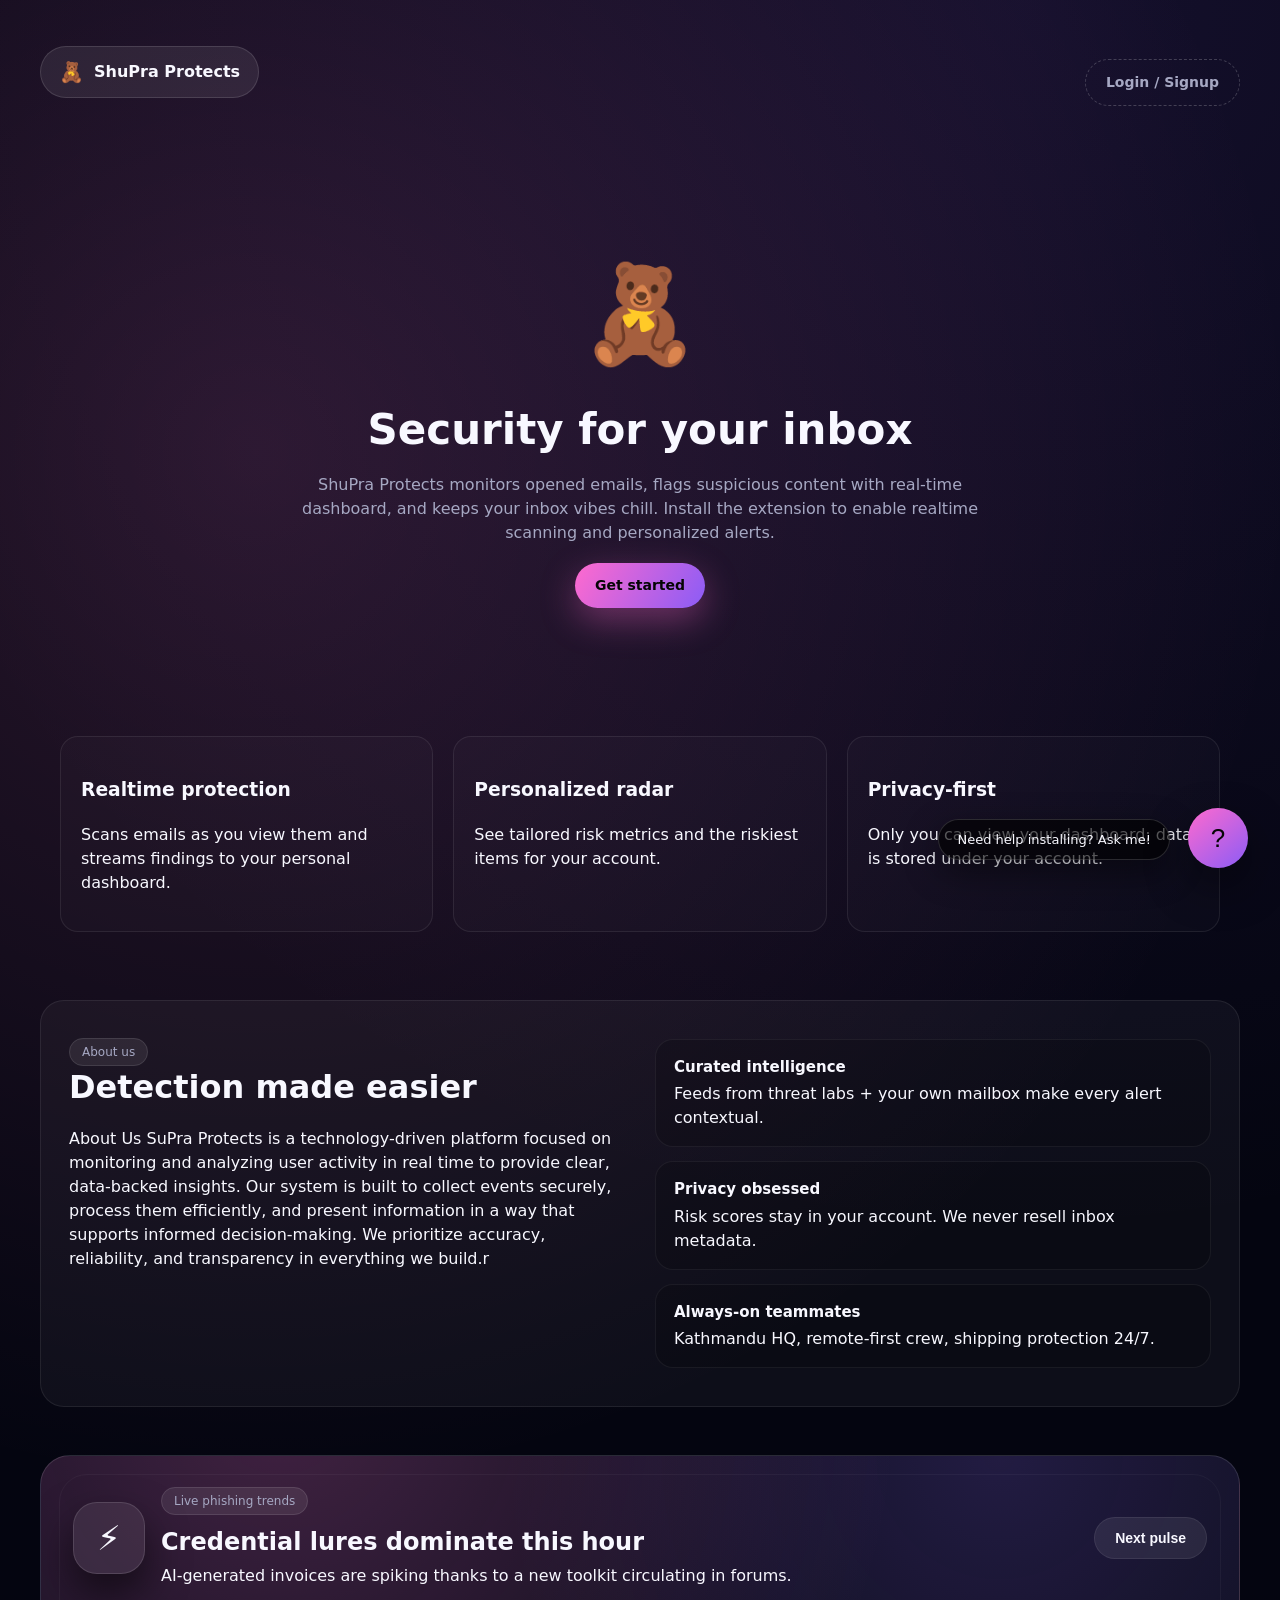
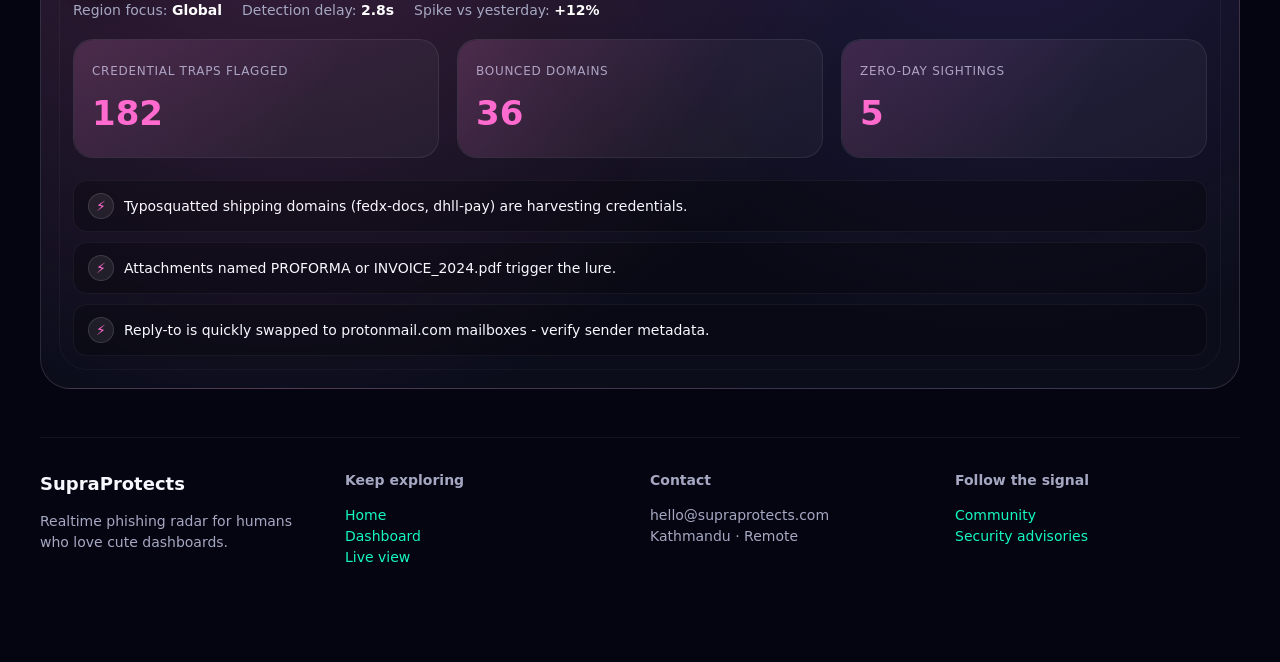
<file: index.html>
<!doctype html>
<html>
<head>
  <meta charset="utf-8" />
  <meta name="viewport" content="width=device-width, initial-scale=1" />
  <title>Shupra Protects — Welcome</title>
  <link rel="stylesheet" href="style.css" />
  <style>
    .landing-hero { display: grid; grid-template-columns: 1fr; gap: 20px; align-items: center; text-align: center; padding: 60px 20px; }
    .landing-hero h1 { font-size: 42px; margin: 12px 0; }
    .landing-hero p { color: var(--muted); max-width: 720px; margin: 0 auto 18px; }
    .landing-cta { display:flex; gap:12px; justify-content:center; margin-top: 18px; }

    .about-section {
      background: rgba(255,255,255,0.04);
      border-radius: 24px;
      border: 1px solid rgba(255,255,255,0.08);
      padding: 38px 28px;
      display: grid;
      grid-template-columns: repeat(auto-fit, minmax(240px, 1fr));
      gap: 30px;
    }
    .about-copy h2 {
      margin: 0 0 12px;
      font-size: 32px;
    }
    .about-pillars {
      display: grid;
      gap: 14px;
    }
    .about-pillar {
      padding: 16px 18px;
      border-radius: 18px;
      border: 1px solid rgba(255,255,255,0.06);
      background: rgba(0,0,0,0.16);
    }
    .about-pillar strong {
      display: block;
      margin-bottom: 4px;
      font-size: 15px;
    }
    .trend-section {
      display: grid;
      gap: 20px;
    }
    .trend-panel {
      --trend-accent: var(--pink);
      border-radius: 30px;
      padding: 32px;
      border: 1px solid rgba(255,255,255,0.12);
      background: radial-gradient(circle at 20% -10%, rgba(255,106,206,0.22), transparent 55%), radial-gradient(circle at 80% 0%, rgba(139,92,246,0.18), transparent 45%), rgba(12,14,28,0.94);
      position: relative;
      overflow: hidden;
    }
    .trend-panel::after {
      content: "";
      position: absolute;
      inset: 18px;
      border-radius: 28px;
      border: 1px solid rgba(255,255,255,0.04);
      pointer-events: none;
    }
    .trend-headline-row {
      display: flex;
      align-items: center;
      justify-content: space-between;
      flex-wrap: wrap;
      gap: 16px;
      position: relative;
      z-index: 1;
    }
    .trend-icon {
      width: 72px;
      height: 72px;
      border-radius: 24px;
      background: rgba(255,255,255,0.08);
      display: flex;
      align-items: center;
      justify-content: center;
      font-size: 34px;
      box-shadow: 0 20px 40px rgba(0,0,0,0.55);
      border: 1px solid rgba(255,255,255,0.12);
    }
    .trend-meta {
      display: flex;
      flex-wrap: wrap;
      gap: 20px;
      margin: 12px 0 18px;
      font-size: 14px;
      color: var(--muted);
      position: relative;
      z-index: 1;
    }
    .trend-meta strong {
      color: #fff;
    }
    .trend-stats {
      display: grid;
      grid-template-columns: repeat(auto-fit, minmax(180px,1fr));
      gap: 18px;
      position: relative;
      z-index: 1;
    }
    .trend-stat {
      padding: 18px;
      border-radius: 20px;
      background: rgba(255,255,255,0.04);
      border: 1px solid rgba(255,255,255,0.08);
      position: relative;
      overflow: hidden;
    }
    .trend-stat::before {
      content: "";
      position: absolute;
      inset: 0;
      border-radius: inherit;
      opacity: 0.35;
      background: linear-gradient(120deg, rgba(255,106,206,0.4), transparent 65%);
    }
    .trend-stat label {
      font-size: 12px;
      text-transform: uppercase;
      letter-spacing: 0.06em;
      color: var(--muted);
    }
    .trend-stat span {
      display: block;
      font-size: 34px;
      font-weight: 700;
      margin-top: 6px;
      color: var(--trend-accent);
    }
    .trend-signal-list {
      list-style: none;
      margin: 22px 0 0;
      padding: 0;
      display: grid;
      gap: 10px;
      position: relative;
      z-index: 1;
    }
    .trend-signal-list li {
      display: flex;
      align-items: center;
      gap: 10px;
      padding: 12px 14px;
      border-radius: 14px;
      background: rgba(0,0,0,0.25);
      border: 1px solid rgba(255,255,255,0.05);
      font-size: 14px;
    }
    .trend-signal-list span {
      width: 26px;
      height: 26px;
      border-radius: 50%;
      background: rgba(255,255,255,0.08);
      border: 1px solid rgba(255,255,255,0.12);
      display: inline-flex;
      align-items: center;
      justify-content: center;
      font-size: 14px;
      color: var(--trend-accent);
    }
    .landing-footer {
      padding: 32px 0 20px;
      border-top: 1px solid rgba(255,255,255,0.06);
      display: grid;
      grid-template-columns: repeat(auto-fit, minmax(200px, 1fr));
      gap: 20px;
      font-size: 14px;
      color: var(--muted);
    }
    .footer-brand strong { display: block; font-size: 18px; margin-bottom: 6px; color: var(--text); }

    .chatbot-toggle {
      position: fixed;
      right: 32px;
      bottom: 32px;
      width: 60px;
      height: 60px;
      border-radius: 50%;
      border: none;
      background: linear-gradient(140deg, var(--pink), var(--lavender));
      color: #050505;
      font-size: 26px;
      cursor: pointer;
      box-shadow: 0 18px 45px rgba(0,0,0,0.45);
      z-index: 40;
    }
    .chatbot-hint {
      position: fixed;
      right: 110px;
      bottom: 40px;
      background: rgba(0,0,0,0.65);
      border: 1px solid rgba(255,255,255,0.15);
      padding: 10px 18px;
      border-radius: 999px;
      font-size: 13px;
      color: var(--text);
      box-shadow: 0 12px 35px rgba(0,0,0,0.45);
      z-index: 38;
      animation: pulseHint 4s infinite;
    }
    @keyframes pulseHint {
      0% { opacity: 0.6; transform: translateY(0); }
      50% { opacity: 1; transform: translateY(-4px); }
      100% { opacity: 0.6; transform: translateY(0); }
    }
    .chatbot-panel {
      position: fixed;
      right: 32px;
      bottom: 110px;
      width: min(340px, calc(100% - 40px));
      background: rgba(13, 15, 30, 0.94);
      border: 1px solid rgba(255,255,255,0.08);
      border-radius: 20px;
      box-shadow: 0 30px 60px rgba(0,0,0,0.55);
      display: flex;
      flex-direction: column;
      overflow: hidden;
      opacity: 0;
      pointer-events: none;
      transform: translateY(12px);
      transition: opacity 0.25s ease, transform 0.25s ease;
      z-index: 39;
    }
    .chatbot-panel.active {
      opacity: 1;
      pointer-events: all;
      transform: translateY(0);
    }
    .chatbot-header {
      padding: 16px 18px;
      border-bottom: 1px solid rgba(255,255,255,0.06);
      display: flex;
      align-items: center;
      justify-content: space-between;
      gap: 10px;
    }
    .chatbot-header strong {
      font-size: 16px;
    }
    .chatbot-body {
      padding: 16px;
      display: flex;
      flex-direction: column;
      gap: 12px;
      max-height: 320px;
      overflow-y: auto;
    }
    .chat-msg {
      padding: 12px 14px;
      border-radius: 16px;
      font-size: 14px;
      line-height: 1.4;
    }
    .chat-msg.bot {
      background: rgba(255,255,255,0.06);
      border: 1px solid rgba(255,255,255,0.05);
      align-self: flex-start;
    }
    .chat-msg.user {
      background: linear-gradient(140deg, var(--pink), var(--lavender));
      color: #050505;
      align-self: flex-end;
    }
    .chatbot-input {
      display: flex;
      gap: 10px;
      padding: 12px 16px 16px;
      border-top: 1px solid rgba(255,255,255,0.06);
      background: rgba(8,8,20,0.8);
    }
    .chatbot-input input {
      flex: 1;
      border-radius: 999px;
      border: 1px solid rgba(255,255,255,0.15);
      padding: 10px 14px;
      background: rgba(0,0,0,0.35);
      color: var(--text);
    }
    .chatbot-input button {
      border-radius: 999px;
      border: none;
      padding: 10px 16px;
      font-weight: 600;
      background: var(--mint);
      color: #020202;
      cursor: pointer;
    }
    .chatbot-suggestions {
      padding: 12px 16px;
      display: flex;
      flex-wrap: wrap;
      gap: 8px;
      border-bottom: 1px solid rgba(255,255,255,0.05);
    }
    .chatbot-suggestions button {
      border-radius: 999px;
      border: 1px solid rgba(255,255,255,0.15);
      background: rgba(255,255,255,0.06);
      color: var(--text);
      font-size: 12px;
      padding: 6px 12px;
      cursor: pointer;
    }
    @media (max-width: 640px) {
      .chatbot-toggle {
        right: 18px;
        bottom: 18px;
      }
      .chatbot-hint {
        right: 18px;
        bottom: 90px;
      }
      .chatbot-panel {
        right: 18px;
        width: calc(100% - 36px);
      }
    }
  </style>
</head>
<body class="neon-bg">
  <div class="landing-container">
    <nav class="landing-nav">
      <div class="logo-badge">
        <span class="logo-icon">🧸</span>
        <strong>ShuPra Protects</strong>
      </div>
      <div class="nav-actions">
        <a class="btn ghost" href="login.html">Login / Signup</a>
      </div>
    </nav>

    <main class="landing-hero">
      <div>
        <div style="font-size:96px">🧸</div>
        <h1>Security for your inbox</h1>
        <p>ShuPra Protects monitors opened emails, flags suspicious content with real-time dashboard, and keeps your inbox vibes chill. Install the extension to enable realtime scanning and personalized alerts.</p>
        <div class="landing-cta">
          <a class="btn primary" href="login.html">Get started</a>
        </div>
      </div>
    </main>

    <section class="feature-grid" style="padding: 20px;">
      <div class="feature-card">
        <h3>Realtime protection</h3>
        <p class="muted">Scans emails as you view them and streams findings to your personal dashboard.</p>
      </div>
      <div class="feature-card">
        <h3>Personalized radar</h3>
        <p class="muted">See tailored risk metrics and the riskiest items for your account.</p>
      </div>
      <div class="feature-card">
        <h3>Privacy-first</h3>
        <p class="muted">Only you can view your dashboard; data is stored under your account.</p>
      </div>
    </section>

    <section class="about-section">
      <div class="about-copy">
        <span class="chip">About us</span>
        <h2>Detection made easier</h2>
        <p class="muted">About Us
SuPra Protects is a technology-driven platform focused on monitoring and analyzing user activity in real time to provide clear, data-backed insights. Our system is built to collect events securely, process them efficiently, and present information in a way that supports informed decision-making. We prioritize accuracy, reliability, and transparency in everything we build.r</p>
      </div>
      <div class="about-pillars">
        <div class="about-pillar">
          <strong>Curated intelligence</strong>
          <span class="muted">Feeds from threat labs + your own mailbox make every alert contextual.</span>
        </div>
        <div class="about-pillar">
          <strong>Privacy obsessed</strong>
          <span class="muted">Risk scores stay in your account. We never resell inbox metadata.</span>
        </div>
        <div class="about-pillar">
          <strong>Always-on teammates</strong>
          <span class="muted">Kathmandu HQ, remote-first crew, shipping protection 24/7.</span>
        </div>
      </div>
    </section>

    <section class="trend-section">
      <div class="trend-panel" id="trend-panel-shell">
        <div class="trend-headline-row">
          <div class="trend-icon" id="trend-icon">⚡</div>
          <div style="flex:1; min-width:220px;">
            <span class="chip">Live phishing trends</span>
            <h2 id="trend-headline" style="margin:12px 0 4px;">Credential lures dominate this hour</h2>
            <p class="muted" id="trend-subline" style="margin:0;">Realtime telemetry is crunching inbox evidence...</p>
          </div>
          <button class="btn secondary" id="trend-next" type="button" style="white-space:nowrap;">Next pulse</button>
        </div>
        <div class="trend-meta">
          <div>Region focus: <strong id="trend-region">Global</strong></div>
          <div>Detection delay: <strong id="trend-speed">2.8s</strong></div>
          <div>Spike vs yesterday: <strong id="trend-spike">+12%</strong></div>
        </div>
        <div class="trend-stats" id="trend-stats">
          <div class="trend-stat">
            <label class="muted">Credential traps flagged</label>
            <span>182</span>
          </div>
          <div class="trend-stat">
            <label class="muted">Bounced domains</label>
            <span>36</span>
          </div>
          <div class="trend-stat">
            <label class="muted">Zero-day sightings</label>
            <span>5</span>
          </div>
        </div>
        <ul class="trend-signal-list" id="trend-signals">
          <li><span>⚡</span>Live detection signals stream in here.</li>
        </ul>
      </div>
    </section>

    <footer class="landing-footer">
      <div class="footer-brand">
        <strong>SupraProtects</strong>
        <p>Realtime phishing radar for humans who love cute dashboards.</p>
      </div>
      <div>
        <strong class="muted">Keep exploring</strong>
        <p><a href="index.html">Home</a><br/><a href="login.html">Dashboard</a><br/><a href="home.html">Live view</a></p>
      </div>
      <div>
        <strong class="muted">Contact</strong>
        <p>hello@supraprotects.com<br/>Kathmandu · Remote</p>
      </div>
      <div>
        <strong class="muted">Follow the signal</strong>
        <p><a href="#">Community</a><br/><a href="#">Security advisories</a></p>
      </div>
    </footer>
    <button class="chatbot-toggle" id="chatbot-toggle" type="button" aria-label="Need help installing? Chat now">?</button>
    <div class="chatbot-hint" id="chatbot-hint">Need help installing? Ask me!</div>
    <div class="chatbot-panel" id="chatbot-panel">
      <div class="chatbot-header">
        <div>
          <strong>Supra helper</strong>
          <div class="muted" style="font-size:12px;">Need help installing?</div>
        </div>
        <button class="btn ghost" id="chatbot-reset" type="button" style="padding:6px 12px;">Reset</button>
      </div>
      <div class="chatbot-suggestions" id="chatbot-suggestions"></div>
      <div class="chatbot-body" id="chatbot-body"></div>
      <form class="chatbot-input" id="chatbot-form">
        <input type="text" id="chatbot-message" placeholder="Ask about install, dashboard, alerts..." autocomplete="off" />
        <button type="submit">Send</button>
      </form>
    </div>
  </div>

  <script>
    const trendData = [
      {
        icon: '⚡',
        accent: '#ff6ace',
        headline: 'Credential lures dominate this hour',
        subline: 'AI-generated invoices are spiking thanks to a new toolkit circulating in forums.',
        region: 'Global',
        speed: '2.8s',
        spike: '+12%',
        signals: [
          'Typosquatted shipping domains (fedx-docs, dhll-pay) are harvesting credentials.',
          'Attachments named PROFORMA or INVOICE_2024.pdf trigger the lure.',
          'Reply-to is quickly swapped to protonmail.com mailboxes - verify sender metadata.'
        ],
        stats: [
          { label: 'Credential traps flagged', value: 182 },
          { label: 'Bounced domains', value: 36 },
          { label: 'Zero-day sightings', value: 5 }
        ]
      },
      {
        icon: '📱',
        accent: '#f97316',
        headline: 'APAC seeing QR-code smishing boom',
        subline: 'Logistics-themed SMS spam pushes employees to fake Microsoft 365 portals.',
        region: 'APAC',
        speed: '3.1s',
        spike: '+21%',
        signals: [
          'QR images redirect to shorteners hosted in Singapore/Australia.',
          'Spoofed courier brands "SpeedyGo" & "1DayShip" now deliver to inbox + SMS.',
          'Victims asked to "verify delivery fees" using staged Microsoft login.'
        ],
        stats: [
          { label: 'Malicious QR redirects', value: 94 },
          { label: 'Spoofed couriers', value: 18 },
          { label: 'Tickets escalated', value: 42 }
        ]
      },
      {
        icon: '🎙️',
        accent: '#38bdf8',
        headline: 'Deepfake CFO voicemails hit EU startups',
        subline: 'Audio clones are tied to same wallet cluster seen last quarter.',
        region: 'EU',
        speed: '2.1s',
        spike: '+7%',
        signals: [
          'Voice notes reference urgent "Series B closing" wire transfers.',
          'Wallet fingerprint 0xFEED...443 keeps reappearing across messages.',
          'Audio metadata shows ElevenLabs clone artifacts at the 4s mark-share with finance teams.'
        ],
        stats: [
          { label: 'Voice spoofs halted', value: 33 },
          { label: 'Accounts protected', value: 210 },
          { label: 'Funds recovered', value: '$1.2M' }
        ]
      }
    ];
    let latestTrendSnapshot = trendData[0];

    const trendHeadline = document.getElementById('trend-headline');
    const trendSubline = document.getElementById('trend-subline');
    const trendRegion = document.getElementById('trend-region');
    const trendSpeed = document.getElementById('trend-speed');
    const trendSpike = document.getElementById('trend-spike');
    const trendStatsContainer = document.getElementById('trend-stats');
    const trendSignalsList = document.getElementById('trend-signals');
    const trendIconEl = document.getElementById('trend-icon');
    const trendPanelShell = document.getElementById('trend-panel-shell');
    const trendNextBtn = document.getElementById('trend-next');
    const chatbotHint = document.getElementById('chatbot-hint');
    const chatbotSuggestions = document.getElementById('chatbot-suggestions');

    let trendIndex = 0;

    const renderTrend = () => {
      const data = trendData[trendIndex];
      latestTrendSnapshot = data;
      const accent = data.accent || '#ff6ace';
      trendPanelShell?.style.setProperty('--trend-accent', accent);
      if (trendIconEl) trendIconEl.textContent = data.icon || '⚡';
      trendHeadline.textContent = data.headline;
      trendSubline.textContent = data.subline;
      trendRegion.textContent = data.region;
      trendSpeed.textContent = data.speed;
      trendSpike.textContent = data.spike;
      trendStatsContainer.innerHTML = data.stats.map(stat => `
        <div class="trend-stat">
          <label class="muted">${stat.label}</label>
          <span>${stat.value}</span>
        </div>
      `).join('');
      if (trendSignalsList) {
        const signals = data.signals?.length
          ? data.signals
          : ['Telemetry syncing... new indicators landing soon.'];
        const icon = data.icon || '⚡';
        trendSignalsList.innerHTML = signals.map(text => `<li><span>${icon}</span>${text}</li>`).join('');
      }
      trendIndex = (trendIndex + 1) % trendData.length;
    };

    renderTrend();
    setInterval(renderTrend, 6000);
    trendNextBtn?.addEventListener('click', renderTrend);

    const chatbotPanel = document.getElementById('chatbot-panel');
    const chatbotToggle = document.getElementById('chatbot-toggle');
    const chatbotBody = document.getElementById('chatbot-body');
    const chatbotForm = document.getElementById('chatbot-form');
    const chatbotInput = document.getElementById('chatbot-message');
    const chatbotReset = document.getElementById('chatbot-reset');

    const suggestionPrompts = [
      { label: 'Install extension', message: 'How do I install the Chrome extension?' },
      { label: 'Dashboard tour', message: 'What will I see on the dashboard once logged in?' },
      { label: 'Trend update', message: 'What is the current top hack trend?' },
      { label: 'Phishing tip', message: 'Give me a phishing safety tip.' },
      { label: 'Contact support', message: 'How do I contact support quickly?' }
    ];

    const addChatMessage = (text, sender = 'bot') => {
      const msg = document.createElement('div');
      msg.className = `chat-msg ${sender}`;
      msg.innerHTML = text;
      chatbotBody.appendChild(msg);
      chatbotBody.scrollTop = chatbotBody.scrollHeight;
    };

    const botResponses = [
      {
        keywords: ['install', 'extension', 'setup', 'chrome'],
        reply: 'To install the SupraProtects Chrome extension:<ol><li>Login and hit <strong>Install Extension</strong>.</li><li>Approve the Chrome Web Store prompt.</li><li>Open Gmail - our radar hooks into every opened email within seconds.</li></ol>'
      },
      {
        keywords: ['dashboard', 'home', 'stats', 'tour'],
        reply: 'Your dashboard includes the live inbox monitor, stat cards (total scans, risky, safe), a risk pulse chart, and a top-risk storyline. Keep /home open while triaging mail for instant feedback.'
      },
      {
        keywords: ['trend', 'latest', 'hack'],
        dynamic: () => `Current hot topic: <strong>${latestTrendSnapshot.headline}</strong> (${latestTrendSnapshot.region}). Spike vs yesterday: ${latestTrendSnapshot.spike}. Watch for patterns in the real-time trends card below.`
      },
      {
        keywords: ['phish', 'tip', 'safety'],
        reply: 'Quick tip: Hover links, distrust QR codes in unsolicited emails, and verify sender domains (typosquatting is rampant). Our extension labels suspicious senders in real time so you can delete confidently.'
      },
      {
        keywords: ['support', 'contact', 'help', 'team'],
        reply: 'Need a human teammate? Email <strong>hello@supraprotects.com</strong> or tap the Contact tile in the footer. Kathmandu HQ covers remote hours 24/7.'
      },
      {
        keywords: ['alert', 'notify', 'notification'],
        reply: 'We ping the dashboard and can fire optional browser push notifications whenever a scan ≥70 (high risk) lands or when you mark something as phishing.'
      },
      {
        keywords: ['news', 'cyber', 'crime'],
        reply: 'We rolled news briefs into the Live Phishing Trends block. Tap “Next pulse” beside the card to cycle through the freshest attack chatter.'
      }
    ];

    const getBotReply = (msg) => {
      const cleaned = msg.toLowerCase();
      for (const intent of botResponses) {
        if (intent.keywords.some(k => cleaned.includes(k))) {
          return typeof intent.dynamic === 'function' ? intent.dynamic() : intent.reply;
        }
      }
      return 'I can help with install steps, dashboard tips, alerts, phishing safety, or current trends. Try “What is the current top hack trend?”';
    };

    const renderSuggestions = () => {
      if (!chatbotSuggestions) return;
      chatbotSuggestions.innerHTML = suggestionPrompts.map(({ label, message }) => `<button type="button" data-message="${message}">${label}</button>`).join('');
      chatbotSuggestions.querySelectorAll('button').forEach(btn => {
        btn.addEventListener('click', () => {
          chatbotInput.value = btn.dataset.message;
          chatbotForm.dispatchEvent(new Event('submit', { cancelable: true }));
        });
      });
    };

    const dismissHint = () => {
      if (chatbotHint) {
        chatbotHint.style.opacity = '0';
        chatbotHint.style.pointerEvents = 'none';
        setTimeout(() => (chatbotHint.style.display = 'none'), 200);
      }
    };

    const openChat = () => {
      chatbotPanel?.classList.add('active');
      chatbotToggle?.setAttribute('aria-expanded', 'true');
      dismissHint();
    };

    chatbotToggle?.addEventListener('click', () => {
      chatbotPanel?.classList.toggle('active');
      const expanded = chatbotPanel?.classList.contains('active');
      chatbotToggle?.setAttribute('aria-expanded', expanded ? 'true' : 'false');
      if (expanded && chatbotBody?.children.length === 0) {
        addChatMessage('Hi! Need help installing the extension or understanding the live radar? Ask away. 🤖');
      }
      if (expanded) {
        dismissHint();
      }
    });

    chatbotReset?.addEventListener('click', () => {
      chatbotBody.innerHTML = '';
      addChatMessage('Conversation reset. Need help installing the extension, understanding trends, or contacting support?');
      openChat();
    });

    chatbotForm?.addEventListener('submit', (e) => {
      e.preventDefault();
      const value = chatbotInput.value.trim();
      if (!value) return;
      dismissHint();
      addChatMessage(value, 'user');
      chatbotInput.value = '';
      setTimeout(() => addChatMessage(getBotReply(value)), 400);
    });

    renderSuggestions();
  </script>
</body>
</html>
</file>
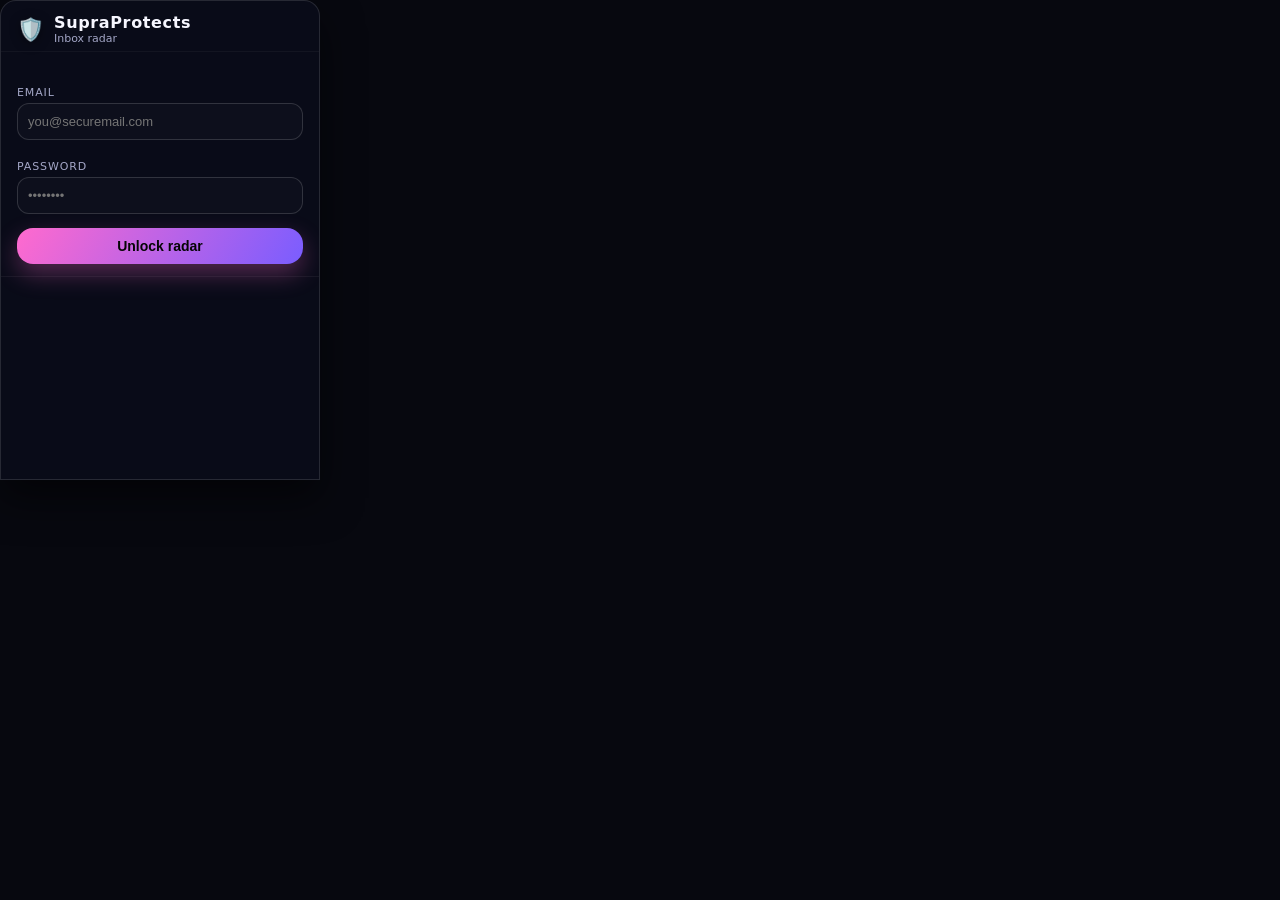
<file: extension/popup.html>
<!DOCTYPE html>
<html lang="en">
<head>
  <meta charset="UTF-8">
  <meta name="viewport" content="width=device-width, initial-scale=1.0">
  <title>SupraProtects</title>
  <link rel="stylesheet" href="popup.css">
</head>
<body>
  <div id="auth-wall" class="container auth-wall">
    <header class="mini-header">
      <div class="brand-pill">
        <span class="logo-emoji">🛡️</span>
        <div>
          <strong>SupraProtects</strong>
          <small>Inbox radar</small>
        </div>
      </div>
    </header>
    <section class="section slim">
      <form id="auth-form" class="auth-form">
        <div class="input-group">
          <label for="auth-email">Email</label>
          <input type="email" id="auth-email" autocomplete="email" placeholder="you@securemail.com" required>
        </div>
        <div class="input-group">
          <label for="auth-password">Password</label>
          <input type="password" id="auth-password" autocomplete="current-password" placeholder="••••••••" required>
        </div>
        <div class="auth-actions">
          <button id="auth-login" class="btn btn-primary" type="submit">Unlock radar</button>
        </div>
        <div id="auth-status" class="status-message"></div>
      </form>
    </section>
  </div>

  <div id="app-container" class="container hidden">
    <header class="mini-header">
      <div class="brand-pill">
        <span class="logo-emoji">🛡️</span>
        <div>
          <strong>SupraProtects</strong>
          <small>Inbox radar</small>
        </div>
      </div>
    </header>
    <div class="auth-banner">
      <div>
        <small>Logged in as</small>
        <strong id="auth-user-email">...</strong>
      </div>
      <button id="logout-btn" class="btn btn-ghost" type="button">Logout</button>
    </div>

    <section class="section slim">
      <div class="toggle-group">
        <label class="toggle-label">
          <input type="checkbox" id="firebase-toggle">
          <span>Sync my scans to the realtime dashboard</span>
        </label>
      </div>
      <div class="input-group hidden" id="email-group">
        <label for="user-email">Dashboard email</label>
        <input type="email" id="user-email" placeholder="you@securemail.com">
      </div>
      <div id="firebase-status" class="status-message"></div>
    </section>

    <section class="section slim">
      <button id="scan-btn" class="btn btn-scan">
        <span class="btn-icon">✨</span>
        Scan Current Email
      </button>
      <div id="scan-status" class="status-message"></div>
    </section>

    <section id="results-section" class="section slim" style="display: none;">
      <div class="section-heading">
        <div>
          <h2>Analysis results</h2>
          <p>Indicators appear after each scan.</p>
        </div>
      </div>
      <div id="result-card" class="result-card">
        <div class="result-header">
          <span id="result-icon" class="result-icon"></span>
          <span id="result-title" class="result-title"></span>
        </div>
        <div class="result-body">
          <div class="confidence-bar">
            <label>Confidence Level</label>
            <div class="progress-bar">
              <div id="confidence-fill" class="progress-fill"></div>
            </div>
            <span id="confidence-text" class="confidence-text"></span>
          </div>
          <div class="recommendation">
            <strong>Recommendation</strong>
            <p id="recommendation-text"></p>
          </div>
          <div id="link-health-section" class="link-health" style="display: none;">
            <strong>Link Reachability</strong>
            <p class="link-health-summary" id="link-health-summary"></p>
            <ul id="link-health-list"></ul>
          </div>
          <div id="indicators-section" class="indicators">
            <strong>Suspicious Indicators</strong>
            <ul id="indicators-list"></ul>
          </div>
        </div>
      </div>
    </section>
  </div>

  <script src="popup.js"></script>
</body>
</html>
</file>
<file: style.css>
/* Global neon theme for public pages */
:root {
  --bg: #040510;
  --bg-accent: #0f1121;
  --panel: rgba(18, 21, 37, 0.88);
  --panel-light: rgba(255, 255, 255, 0.05);
  --pink: #ff6ace;
  --pink-strong: #fb37a5;
  --lavender: #8b5cf6;
  --mint: #15f8c2;
  --text: #f8f8ff;
  --muted: #a6a8c3;
  --border: rgba(255, 255, 255, 0.08);
  --shadow: 0 25px 55px rgba(0, 0, 0, 0.45);
  font-family: 'Inter', 'Segoe UI', system-ui, -apple-system, BlinkMacSystemFont, sans-serif;
}

* {
  box-sizing: border-box;
}

body {
  margin: 0;
  min-height: 100vh;
  background: var(--bg);
  color: var(--text);
  line-height: 1.5;
}

.neon-bg {
  background: radial-gradient(circle at 20% 20%, rgba(255, 122, 204, 0.15), transparent 50%),
              radial-gradient(circle at 80% 0%, rgba(139, 92, 246, 0.12), transparent 50%),
              var(--bg);
  min-height: 100vh;
  padding: 30px 20px 60px;
}

a {
  color: var(--mint);
  text-decoration: none;
}

a:hover {
  text-decoration: underline;
}

.btn {
  display: inline-flex;
  align-items: center;
  justify-content: center;
  gap: 8px;
  padding: 12px 20px;
  border-radius: 999px;
  border: none;
  font-weight: 600;
  font-size: 14px;
  cursor: pointer;
  transition: transform 0.2s ease, box-shadow 0.3s ease;
}

.btn.primary {
  background: linear-gradient(120deg, var(--pink) 0%, var(--lavender) 100%);
  color: #050505;
  box-shadow: 0 12px 35px rgba(255, 106, 206, 0.35);
}

.btn.secondary {
  background: rgba(255, 255, 255, 0.08);
  color: var(--text);
  border: 1px solid var(--border);
}

.btn.ghost {
  background: transparent;
  color: var(--muted);
  border: 1px dashed rgba(255, 255, 255, 0.2);
}

.btn:hover {
  transform: translateY(-2px);
}

.glass-panel {
  background: var(--panel);
  border: 1px solid var(--border);
  border-radius: 24px;
  box-shadow: var(--shadow);
  padding: 32px;
  position: relative;
  overflow: hidden;
}

.logo-badge {
  display: inline-flex;
  align-items: center;
  gap: 10px;
  padding: 10px 18px;
  border-radius: 999px;
  background: rgba(255, 255, 255, 0.08);
  border: 1px solid rgba(255, 255, 255, 0.12);
  margin-bottom: 20px;
}

.logo-icon {
  font-size: 20px;
}

.chip {
  font-size: 12px;
  padding: 6px 12px;
  border-radius: 999px;
  background: rgba(255, 255, 255, 0.08);
  color: var(--muted);
  border: 1px solid rgba(255, 255, 255, 0.1);
}

.auth-wrapper {
  width: 100%;
  display: flex;
  justify-content: center;
  align-items: center;
}

.auth-card h1 {
  margin: 0;
  font-size: 32px;
  color: var(--text);
}

.auth-card p.subtitle {
  color: var(--muted);
  margin: 10px 0 20px;
  max-width: 480px;
}

.auth-form {
  display: flex;
  flex-direction: column;
  gap: 18px;
  margin-top: 10px;
}

.input-group {
  display: flex;
  flex-direction: column;
  gap: 8px;
}

.input-group label {
  font-size: 13px;
  text-transform: uppercase;
  letter-spacing: 0.08em;
  color: var(--muted);
}

.input-group input {
  padding: 14px;
  border-radius: 14px;
  border: 1px solid rgba(255, 255, 255, 0.15);
  background: rgba(5, 5, 10, 0.5);
  color: var(--text);
  font-size: 15px;
}

.input-group input:focus {
  outline: 2px solid rgba(255, 106, 206, 0.5);
}

.error-message,
.success-message {
  padding: 12px 16px;
  border-radius: 14px;
  font-size: 14px;
  display: none;
}

.error-message {
  background: rgba(255, 99, 132, 0.13);
  border: 1px solid rgba(255, 99, 132, 0.4);
  color: #ff859f;
}

.success-message {
  background: rgba(21, 248, 194, 0.12);
  border: 1px solid rgba(21, 248, 194, 0.4);
  color: #5effd7;
}

.toggle-text {
  margin-top: 12px;
  text-align: center;
  color: var(--muted);
}

.toggle-text a {
  color: var(--pink);
  font-weight: 600;
}

.auth-page {
  min-height: 100vh;
  display: flex;
  align-items: center;
  justify-content: center;
  padding: 40px 20px;
}

.login-layout {
  width: min(1100px, 100%);
  margin: 0 auto;
  align-items: stretch;
}

.center-card {
  align-self: center;
}

.login-aside {
  display: flex;
  align-items: center;
  justify-content: center;
  min-height: 420px;
}

.post-signup {
  margin-top: 14px;
  padding: 14px;
  border-radius: 16px;
  background: rgba(255, 255, 255, 0.05);
  border: 1px dashed rgba(255, 255, 255, 0.15);
  text-align: center;
}

.dashboard-shell {
  max-width: 1200px;
  margin: 0 auto;
  display: flex;
  flex-direction: column;
  gap: 28px;
}

.hero-card {
  display: grid;
  grid-template-columns: repeat(auto-fit, minmax(280px, 1fr));
  gap: 24px;
  align-items: center;
}

.hero-copy h1 {
  margin: 12px 0 10px;
  font-size: 42px;
  line-height: 1.15;
}

.hero-copy p {
  color: var(--muted);
  margin-bottom: 18px;
}

.user-chip {
  display: inline-flex;
  align-items: center;
  gap: 8px;
  font-size: 14px;
  padding: 8px 16px;
  border-radius: 999px;
  background: rgba(255, 255, 255, 0.08);
}

.hero-illustration {
  min-height: 200px;
  border-radius: 24px;
  background: linear-gradient(130deg, rgba(255, 106, 206, 0.2), rgba(139, 92, 246, 0.2));
  border: 1px solid rgba(255, 255, 255, 0.12);
  position: relative;
  overflow: hidden;
}

.hero-illustration::before,
.hero-illustration::after {
  content: '';
  position: absolute;
  width: 180px;
  height: 180px;
  border-radius: 50%;
  background: rgba(255, 106, 206, 0.16);
  filter: blur(6px);
}

.hero-illustration::after {
  right: -20px;
  top: -40px;
}

.hero-illustration::before {
  left: -40px;
  bottom: -10px;
  background: rgba(21, 248, 194, 0.12);
}

.hero-avatar {
  position: absolute;
  inset: 0;
  display: flex;
  flex-direction: column;
  align-items: center;
  justify-content: center;
  gap: 10px;
  font-size: 70px;
}

.stats-grid {
  display: grid;
  gap: 20px;
  grid-template-columns: repeat(auto-fit, minmax(220px, 1fr));
}

.glow-card {
  background: var(--panel);
  border: 1px solid var(--border);
  border-radius: 24px;
  padding: 24px;
  box-shadow: var(--shadow);
}

.stat-value {
  font-size: 36px;
  font-weight: 700;
  margin: 6px 0;
}

.stat-label {
  color: var(--muted);
  font-size: 14px;
}

.panel-grid {
  display: grid;
  grid-template-columns: minmax(0, 1.4fr) minmax(0, 0.6fr);
  gap: 24px;
}

@media (max-width: 980px) {
  .panel-grid {
    grid-template-columns: 1fr;
  }
}

.panel-header {
  display: flex;
  align-items: center;
  justify-content: space-between;
  gap: 12px;
  margin-bottom: 12px;
}

.table-wrapper {
  border-radius: 18px;
  border: 1px solid rgba(255, 255, 255, 0.08);
  overflow: hidden;
  max-height: 420px;
  overflow-y: auto;
}

table {
  width: 100%;
  border-collapse: collapse;
}

th {
  background: rgba(255, 255, 255, 0.04);
  text-transform: uppercase;
  font-size: 12px;
  letter-spacing: 0.08em;
  color: var(--muted);
}

th, td {
  padding: 14px 16px;
  border-bottom: 1px solid rgba(255, 255, 255, 0.04);
}

td {
  font-size: 14px;
}

.score-badge {
  padding: 6px 13px;
  border-radius: 999px;
  font-weight: 600;
  font-size: 13px;
  display: inline-flex;
  align-items: center;
  gap: 6px;
}

.score-safe {
  background: rgba(21, 248, 194, 0.1);
  color: #5effd7;
}

.score-warning {
  background: rgba(255, 196, 47, 0.12);
  color: #ffd36f;
}

.score-danger {
  background: rgba(255, 99, 132, 0.15);
  color: #ff9bb0;
}

.reason-list {
  margin: 0;
  padding-left: 18px;
  color: var(--muted);
}

.board-story {
  display: grid;
  grid-template-columns: repeat(auto-fit, minmax(220px, 1fr));
  gap: 20px;
  align-items: center;
}

.board-story-metrics {
  display: flex;
  gap: 20px;
  flex-wrap: wrap;
}

.board-story-metrics div {
  flex: 1;
  min-width: 160px;
  padding: 12px 16px;
  border-radius: 16px;
  border: 1px solid rgba(255, 255, 255, 0.08);
  background: rgba(255, 255, 255, 0.02);
}

.board-story-metrics span {
  display: block;
  font-size: 12px;
  text-transform: uppercase;
  letter-spacing: 0.08em;
  color: var(--muted);
  margin-bottom: 4px;
}

.board-story-metrics strong {
  font-size: 20px;
}

.insights-grid {
  display: flex;
  flex-direction: column;
  gap: 20px;
}

.highlight-card h3,
.blog-card h3 {
  margin-top: 0;
  margin-bottom: 8px;
}

.blog-card p {
  color: var(--muted);
  font-size: 14px;
}

.blog-card ul {
  margin: 10px 0 0;
  padding-left: 18px;
  color: var(--muted);
  font-size: 14px;
}

.blog-highlight {
  font-weight: 600;
  color: var(--pink);
  margin-bottom: 8px;
}

.table-wrapper::-webkit-scrollbar {
  width: 6px;
}

.table-wrapper::-webkit-scrollbar-thumb {
  background: rgba(255, 255, 255, 0.2);
  border-radius: 999px;
}

.no-data {
  text-align: center;
  padding: 40px 0;
  color: var(--muted);
  font-style: italic;
}

/* Landing page */
.landing-container {
  max-width: 1200px;
  margin: 0 auto;
  display: flex;
  flex-direction: column;
  gap: 48px;
}

.landing-nav {
  display: flex;
  align-items: center;
  justify-content: space-between;
  gap: 20px;
  padding: 16px 0;
}

.nav-links {
  display: flex;
  gap: 16px;
  flex-wrap: wrap;
}

.nav-links a {
  color: var(--muted);
  font-size: 14px;
}

.nav-actions {
  display: flex;
  gap: 10px;
}

.landing-hero {
  display: grid;
  grid-template-columns: repeat(auto-fit, minmax(300px, 1fr));
  gap: 32px;
  align-items: center;
  padding: 40px 0 10px;
}

.hero-visual {
  position: relative;
  min-height: 360px;
}

.hero-stats {
  display: grid;
  grid-template-columns: repeat(auto-fit, minmax(160px, 1fr));
  gap: 12px;
  margin-top: 22px;
}

.hero-stat {
  padding: 14px 16px;
  border-radius: 18px;
  background: rgba(255, 255, 255, 0.04);
  border: 1px solid rgba(255, 255, 255, 0.06);
}

.hero-stat span {
  font-size: 12px;
  color: var(--muted);
  text-transform: uppercase;
  letter-spacing: 0.08em;
}

.hero-stat strong {
  display: block;
  margin-top: 6px;
  font-size: 20px;
}

.floating-card {
  position: relative;
  background: var(--panel);
  border-radius: 24px;
  padding: 24px;
  border: 1px solid var(--border);
  box-shadow: var(--shadow);
  animation: float 6s ease-in-out infinite;
}

.floating-card.secondary-card {
  position: absolute;
  right: 20px;
  bottom: -30px;
  width: 220px;
  padding: 18px;
  font-size: 14px;
  animation-delay: 2s;
}

.radar-score {
  font-size: 32px;
  font-weight: 700;
  margin: 12px 0;
}

.radar-pill {
  display: inline-flex;
  padding: 6px 12px;
  border-radius: 999px;
  background: rgba(255, 255, 255, 0.08);
  margin-right: 8px;
  margin-bottom: 8px;
  font-size: 12px;
}

.radar-chart {
  height: 140px;
  width: 100%;
  border-radius: 18px;
  background: radial-gradient(circle, rgba(255, 106, 206, 0.2), transparent 70%);
  border: 1px dashed rgba(255, 255, 255, 0.1);
  margin-top: 12px;
}

.hero-list {
  margin: 16px 0 0;
  padding-left: 18px;
  color: var(--muted);
}

.hero-list li {
  margin-bottom: 4px;
}

.feature-grid {
  display: grid;
  grid-template-columns: repeat(auto-fit, minmax(220px, 1fr));
  gap: 20px;
}

.feature-card {
  background: rgba(255, 255, 255, 0.02);
  border-radius: 18px;
  padding: 20px;
  border: 1px solid rgba(255, 255, 255, 0.08);
}

.feature-icon {
  font-size: 26px;
  margin-bottom: 10px;
}

.articles-section {
  display: flex;
  flex-direction: column;
  gap: 24px;
}

.story-panel {
  display: grid;
  grid-template-columns: repeat(auto-fit, minmax(260px, 1fr));
  gap: 24px;
  align-items: center;
}

.story-feed {
  display: flex;
  flex-direction: column;
  gap: 16px;
}

.story-row {
  display: flex;
  gap: 12px;
  padding: 14px;
  border-radius: 18px;
  border: 1px solid rgba(255, 255, 255, 0.08);
  background: rgba(255, 255, 255, 0.02);
}

.story-dot {
  width: 14px;
  height: 14px;
  border-radius: 50%;
  margin-top: 4px;
}

.story-dot.safe { background: #15f8c2; }
.story-dot.risky { background: #ff6ace; }

.article-grid {
  display: grid;
  grid-template-columns: repeat(auto-fit, minmax(220px, 1fr));
  gap: 20px;
}

.article-card {
  padding: 24px;
  border-radius: 20px;
  border: 1px solid rgba(255, 255, 255, 0.08);
  background: rgba(255, 255, 255, 0.02);
}

.article-tag {
  font-size: 12px;
  text-transform: uppercase;
  letter-spacing: 0.08em;
  color: var(--muted);
}

.article-link {
  color: var(--mint);
  font-weight: 600;
  display: inline-block;
  margin-top: 10px;
}

.extension-showcase {
  display: grid;
  grid-template-columns: repeat(auto-fit, minmax(280px, 1fr));
  gap: 24px;
  align-items: center;
}

.extension-visual {
  display: flex;
  flex-direction: column;
  gap: 16px;
}

.extension-card {
  padding: 18px;
  border-radius: 18px;
  border: 1px solid rgba(255, 255, 255, 0.1);
  background: rgba(255, 255, 255, 0.03);
}

.extension-card ul {
  list-style: none;
  padding: 0;
  margin: 0;
  font-size: 14px;
}

.extension-card li {
  display: flex;
  justify-content: space-between;
  padding: 6px 0;
}

.cta-panel {
  display: flex;
  align-items: center;
  justify-content: space-between;
  gap: 20px;
}

@keyframes float {
  0%, 100% { transform: translateY(0px); }
  50% { transform: translateY(-8px); }
}

/* Dashboard visuals */
.visual-grid {
  display: grid;
  grid-template-columns: repeat(auto-fit, minmax(260px, 1fr));
  gap: 20px;
}

.chart-card canvas {
  width: 100%;
  height: 200px;
}

.meter-card .risk-meter {
  width: 100%;
  height: 18px;
  border-radius: 999px;
  background: rgba(255, 255, 255, 0.08);
  overflow: hidden;
  margin: 6px 0;
}

#risk-meter-fill {
  height: 100%;
  border-radius: 999px;
  background: linear-gradient(120deg, var(--pink), var(--lavender));
  width: 0%;
  transition: width 0.4s ease;
}

.risk-meter-info {
  display: flex;
  justify-content: space-between;
  font-size: 14px;
  color: var(--muted);
}

.activity-feed {
  list-style: none;
  margin: 16px 0 0;
  padding: 0;
  display: flex;
  flex-direction: column;
  gap: 10px;
}

.activity-feed li {
  display: flex;
  align-items: center;
  gap: 8px;
  font-size: 13px;
  color: var(--muted);
}

.feed-dot {
  width: 10px;
  height: 10px;
  border-radius: 50%;
}

.feed-dot.safe { background: #15f8c2; }
.feed-dot.risky { background: #ff6ace; }

.badge-grid {
  display: flex;
  flex-wrap: wrap;
  gap: 8px;
  margin-top: 12px;
}

.badge-grid span {
  padding: 6px 12px;
  border-radius: 999px;
  background: rgba(255, 255, 255, 0.08);
  font-size: 12px;
}

@media (max-width: 700px) {
  .landing-nav {
    flex-direction: column;
  }
  .cta-panel {
    flex-direction: column;
    align-items: flex-start;
  }
  .nav-actions {
    width: 100%;
    justify-content: flex-start;
  }
}
.hero-stat-row {
  display: grid;
  grid-template-columns: repeat(auto-fit, minmax(150px, 1fr));
  gap: 12px;
  margin-top: 18px;
}

.mini-stat {
  padding: 14px;
  border-radius: 18px;
  border: 1px solid rgba(255, 255, 255, 0.08);
  background: rgba(255, 255, 255, 0.02);
}

.mini-stat span {
  display: block;
  font-size: 12px;
  text-transform: uppercase;
  letter-spacing: 0.08em;
  color: var(--muted);
  margin-bottom: 4px;
}

.mini-stat strong {
  font-size: 16px;
}

.mini-stat.openrouter-link a {
  color: inherit;
  display: inline-flex;
  align-items: center;
  gap: 4px;
  text-decoration: none;
  border-bottom: 1px dashed transparent;
  transition: color 0.2s ease, border-color 0.2s ease;
}

.mini-stat.openrouter-link a::after {
  content: '↗';
  font-size: 0.75em;
}

.mini-stat.openrouter-link a:hover {
  color: var(--mint);
  border-color: rgba(21, 248, 194, 0.4);
}
</file>
<file: extension/popup.css>
* {
  box-sizing: border-box;
}

:root {
  font-family: 'Inter', 'Segoe UI', system-ui, -apple-system, BlinkMacSystemFont, sans-serif;
  --bg: #07080f;
  --panel: rgba(11, 13, 26, 0.9);
  --border: rgba(255, 255, 255, 0.12);
  --pink: #ff6ace;
  --pink-strong: #f72ea6;
  --lavender: #7a5dff;
  --mint: #45ffd0;
  --muted: #a4a7c7;
  color: #f6f6ff;
}



.input-group label {
  font-size: 12px;
  text-transform: uppercase;
  letter-spacing: 0.08em;
  color: var(--muted);
}

.input-group input,
.input-group select {
  background: rgba(255, 255, 255, 0.02);
  border: 1px solid rgba(255, 255, 255, 0.15);
  border-radius: 16px;
  padding: 12px;
  color: #f6f6ff;
  font-size: 14px;
}

.input-group input:focus,
.input-group select:focus {
  outline: 2px solid rgba(255, 106, 206, 0.45);
}

.btn {
  border: none;
  border-radius: 16px;
  padding: 10px 16px;
  font-size: 14px;
  font-weight: 600;
  cursor: pointer;
  transition: transform 0.2s, box-shadow 0.2s;
}

.btn-primary {
  background: linear-gradient(120deg, var(--pink), var(--lavender));
  color: #050505;
  box-shadow: 0 10px 25px rgba(255, 106, 206, 0.3);
}

.btn-secondary {
  background: rgba(255, 255, 255, 0.08);
  color: #f6f6ff;
}

.btn-ghost {
  background: transparent;
  border: 1px dashed rgba(255, 255, 255, 0.25);
  color: var(--muted);
}

.btn:hover {
  transform: translateY(-2px);
}

.btn-scan {
  width: 100%;
  background: linear-gradient(120deg, var(--mint), var(--lavender));
  color: #040404;
  display: flex;
  align-items: center;
  justify-content: center;
  gap: 10px;
  box-shadow: 0 12px 28px rgba(69, 255, 208, 0.35);
  padding: 12px;
}

.btn-scan:disabled {
  opacity: 0.6;
  cursor: not-allowed;
  transform: none;
  box-shadow: none;
}

.btn-icon {
  font-size: 18px;
}

.button-group {
  display: flex;
  gap: 10px;
  margin-top: 12px;
}

.button-group.single {
  justify-content: flex-end;
}

.button-group.single .btn {
  flex: 0 0 auto;
}

.button-group .btn {
  flex: 1;
}

.help-text {
  font-size: 12px;
  color: var(--muted);
}

.help-text a {
  color: var(--pink);
  text-decoration: none;
}

.help-text a:hover {
  text-decoration: underline;
}

.status-message {
  margin-top: 12px;
  padding: 12px 14px;
  border-radius: 14px;
  font-size: 13px;
  display: none;
}

.status-message.show {
  display: block;
}

.status-message.success {
  background: rgba(21, 248, 194, 0.12);
  color: var(--mint);
  border: 1px solid rgba(21, 248, 194, 0.35);
}

.status-message.error {
  background: rgba(255, 99, 132, 0.15);
  color: #ff91ad;
  border: 1px solid rgba(255, 99, 132, 0.4);
}

.status-message.info {
  background: rgba(120, 140, 255, 0.12);
  color: #b5baff;
  border: 1px solid rgba(120, 140, 255, 0.3);
}

.status-chip {
  padding: 12px;
  border-radius: 16px;
  background: rgba(21, 248, 194, 0.08);
  border: 1px solid rgba(21, 248, 194, 0.25);
  font-size: 13px;
  color: var(--mint);
  margin-bottom: 10px;
}

.status-chip.compact {
  display: flex;
  flex-direction: column;
  gap: 4px;
  margin: 0;
}

.hidden {
  display: none !important;
}

.config-content.collapsed {
  display: none;
}

#results-section {
  background: rgba(255, 255, 255, 0.02);
}

.result-card {
  border-radius: 22px;
  border: 1px solid var(--border);
  overflow: hidden;
  background: rgba(255, 255, 255, 0.02);
}

.result-header {
  display: flex;
  align-items: center;
  gap: 12px;
  padding: 18px;
  font-weight: 700;
  font-size: 15px;
}

.result-header.danger {
  background: rgba(255, 106, 206, 0.12);
  color: var(--pink);
}

.result-header.safe {
  background: rgba(21, 248, 194, 0.12);
  color: var(--mint);
}

.result-icon {
  font-size: 26px;
}

.result-body {
  padding: 18px;
}

.confidence-bar label {
  display: block;
  color: var(--muted);
  font-size: 12px;
  letter-spacing: 0.08em;
  margin-bottom: 6px;
}

.progress-bar {
  height: 10px;
  border-radius: 999px;
  background: rgba(255, 255, 255, 0.08);
  overflow: hidden;
}

.progress-fill {
  height: 100%;
  border-radius: 999px;
  transition: width 0.4s ease;
}

.confidence-text {
  font-size: 13px;
  color: var(--muted);
  margin-top: 6px;
}

.recommendation strong,
.indicators strong {
  font-size: 12px;
  letter-spacing: 0.08em;
  color: var(--muted);
}

.link-health {
  margin-top: 12px;
  padding: 12px;
  border-radius: 16px;
  border: 1px solid rgba(255, 255, 255, 0.08);
  background: rgba(255, 255, 255, 0.03);
}

.link-health-summary {
  font-size: 12px;
  color: var(--muted);
  margin: 6px 0;
}

.link-health ul {
  list-style: none;
  padding: 0;
  margin: 0;
  display: flex;
  flex-direction: column;
  gap: 6px;
}

.link-health li {
  font-size: 13px;
  display: flex;
  align-items: center;
  gap: 6px;
}

.link-health .link-host {
  font-weight: 600;
}

.indicators ul {
  list-style: none;
  padding: 0;
  margin: 10px 0 0;
}

.indicators li {
  background: rgba(255, 255, 255, 0.03);
  border-radius: 14px;
  padding: 10px 12px;
  font-size: 13px;
  margin-bottom: 6px;
  border-left: 3px solid var(--pink);
}

footer {
  padding: 12px 24px 20px;
  font-size: 12px;
  color: var(--muted);
  text-align: center;
  border-top: 1px solid rgba(255, 255, 255, 0.05);
}
:root {
  font-family: 'Inter', 'Segoe UI', system-ui, -apple-system, BlinkMacSystemFont, sans-serif;
  --bg: #07080f;
  --panel: rgba(11, 13, 26, 0.9);
  --border: rgba(255, 255, 255, 0.12);
  --pink: #ff6ace;
  --pink-strong: #f72ea6;
  --lavender: #7a5dff;
  --mint: #45ffd0;
  --muted: #a4a7c7;
  color: #f6f6ff;
}

* {
  box-sizing: border-box;
}

body {
  width: 320px;
  margin: 0;
  background: var(--bg);
  color: #f6f6ff;
}

.container {
  min-height: min(480px, 100vh);
  background: var(--panel);
  border-radius: 16px 16px 0 0;
  border: 1px solid var(--border);
  box-shadow: 0 18px 40px rgba(0, 0, 0, 0.55);
  overflow: hidden;
}

.auth-wall {
  display: flex;
  flex-direction: column;
  gap: 12px;
}

#app-container.hidden {
  display: none;
}

.mini-header {
  padding: 12px 16px 6px;
  border-bottom: 1px solid rgba(255, 255, 255, 0.04);
}

.brand-pill {
  display: flex;
  align-items: center;
  gap: 10px;
}

.brand-pill strong {
  letter-spacing: 0.04em;
}

.brand-pill small {
  display: block;
  font-size: 11px;
  color: var(--muted);
}

.logo-emoji {
  font-size: 22px;
  filter: drop-shadow(0 2px 6px rgba(0, 0, 0, 0.4));
}

.auth-form {
  display: flex;
  flex-direction: column;
  gap: 10px;
}

.auth-actions {
  display: flex;
  flex-direction: column;
  gap: 6px;
  margin-top: 4px;
}

.auth-actions .btn {
  width: 100%;
}

.auth-banner {
  display: flex;
  align-items: center;
  justify-content: space-between;
  gap: 8px;
  padding: 10px 14px;
  border-bottom: 1px solid rgba(255, 255, 255, 0.06);
  background: rgba(255, 255, 255, 0.02);
}

.auth-banner small {
  display: block;
  font-size: 10px;
  letter-spacing: 0.08em;
  color: var(--muted);
  text-transform: uppercase;
}

.section {
  padding: 14px 16px;
  border-bottom: 1px solid rgba(255, 255, 255, 0.05);
}

.section.slim {
  padding: 12px 16px;
}

.section-heading {
  display: flex;
  justify-content: space-between;
  align-items: center;
  gap: 10px;
  margin-bottom: 10px;
}

.section-heading h2 {
  margin: 0;
  font-size: 16px;
}

.section-heading p {
  margin: 2px 0 0;
  color: var(--muted);
  font-size: 12px;
}

.toggle-group {
  margin-top: 4px;
  padding: 10px;
  border-radius: 12px;
  background: rgba(255, 255, 255, 0.03);
  border: 1px solid rgba(255, 255, 255, 0.08);
}

.toggle-label {
  display: flex;
  align-items: center;
  gap: 10px;
  font-weight: 600;
  cursor: pointer;
  font-size: 13px;
}

.toggle-label input {
  width: 40px;
  height: 22px;
  min-width: 40px;
  appearance: none;
  border-radius: 999px;
  border: 1px solid rgba(255, 255, 255, 0.2);
  background: rgba(255, 255, 255, 0.12);
  position: relative;
  transition: background 0.3s;
}

.toggle-label input::before {
  content: '';
  position: absolute;
  top: 2px;
  left: 2px;
  width: 16px;
  height: 16px;
  border-radius: 50%;
  background: white;
  transition: transform 0.3s;
}

.toggle-label input:checked {
  background: linear-gradient(120deg, var(--pink), var(--lavender));
}

.toggle-label input:checked::before {
  transform: translateX(18px);
}

.input-group {
  display: flex;
  flex-direction: column;
  gap: 4px;
  margin-top: 10px;
}

.input-group label {
  font-size: 11px;
  text-transform: uppercase;
  letter-spacing: 0.08em;
  color: var(--muted);
}

.input-group input {
  background: rgba(255, 255, 255, 0.02);
  border: 1px solid rgba(255, 255, 255, 0.15);
  border-radius: 12px;
  padding: 10px;
  color: #f6f6ff;
  font-size: 13px;
}
</file>
